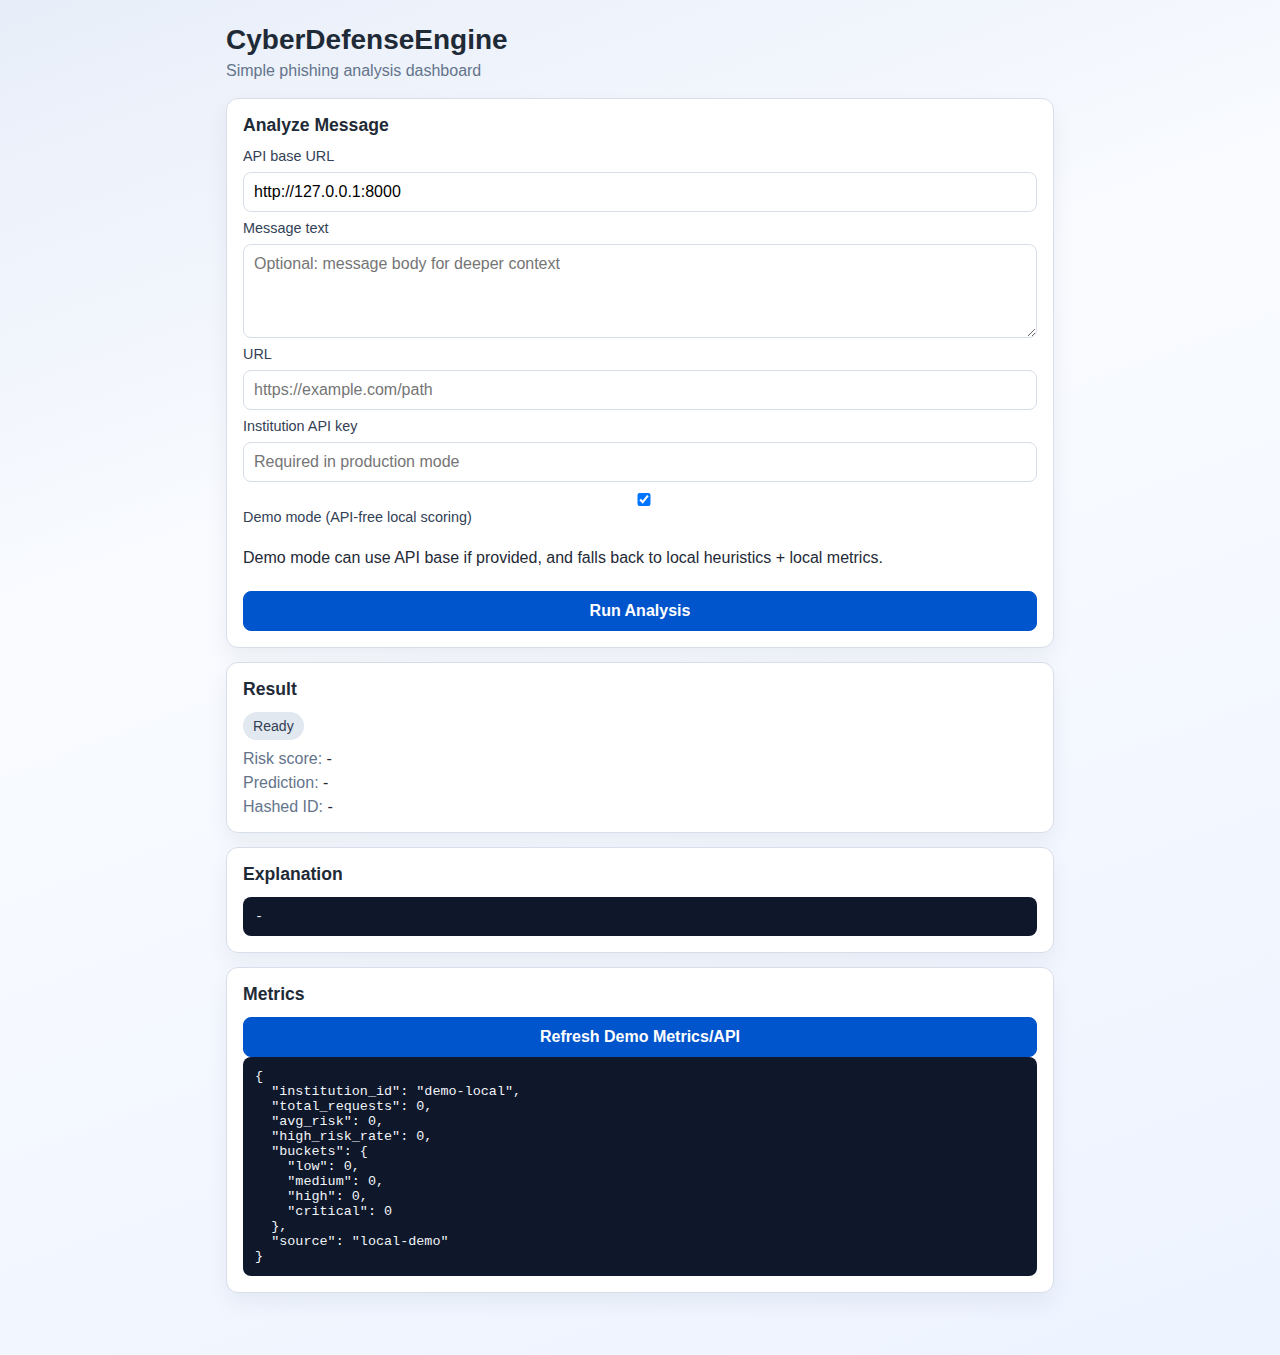
<file: frontend/index.html>
<!doctype html>
<html lang="en">
  <head>
    <meta charset="UTF-8" />
    <meta name="viewport" content="width=device-width, initial-scale=1.0" />
    <meta http-equiv="Cache-Control" content="no-cache, no-store, must-revalidate" />
    <meta http-equiv="Pragma" content="no-cache" />
    <meta http-equiv="Expires" content="0" />
    <title>CyberDefenseEngine</title>
    <link rel="stylesheet" href="./styles.css?v=20260227a" />
  </head>
  <body>
    <main class="app">
      <header class="app-header">
        <h1>CyberDefenseEngine</h1>
        <p>Simple phishing analysis dashboard</p>
      </header>

      <section class="card">
        <h2>Analyze Message</h2>
        <form id="analyze-form">
          <label for="api-base">API base URL</label>
          <input id="api-base" type="url" value="http://127.0.0.1:8000" required />

          <label for="message-text">Message text</label>
          <textarea
            id="message-text"
            rows="4"
            placeholder="Optional: message body for deeper context"
          ></textarea>

          <label for="message-url">URL</label>
          <input
            id="message-url"
            type="url"
            placeholder="https://example.com/path"
            required
          />

          <label for="api-key">Institution API key</label>
          <input id="api-key" type="text" placeholder="Required in production mode" />

          <label class="toggle-row" for="demo-mode">
            <input id="demo-mode" type="checkbox" checked />
            <span>Demo mode (API-free local scoring)</span>
          </label>
          <p class="hint">
            Demo mode can use API base if provided, and falls back to local heuristics + local metrics.
          </p>

          <button type="submit">Run Analysis</button>
        </form>
      </section>

      <section class="card">
        <h2>Result</h2>
        <div id="status" class="status status-idle">Ready</div>
        <div class="result-grid">
          <div><span class="label">Risk score:</span> <span id="risk-score">-</span></div>
          <div><span class="label">Prediction:</span> <span id="prediction">-</span></div>
          <div><span class="label">Hashed ID:</span> <span id="hashed-id">-</span></div>
        </div>
      </section>

      <section class="card">
        <h2>Explanation</h2>
        <pre id="explanation" class="code-block">-</pre>
      </section>

      <section class="card">
        <h2>Metrics</h2>
        <button id="refresh-metrics" type="button">Refresh Metrics</button>
        <pre id="metrics" class="code-block">-</pre>
      </section>
    </main>

    <script src="./script.js?v=20260227a"></script>
  </body>
</html>
</file>
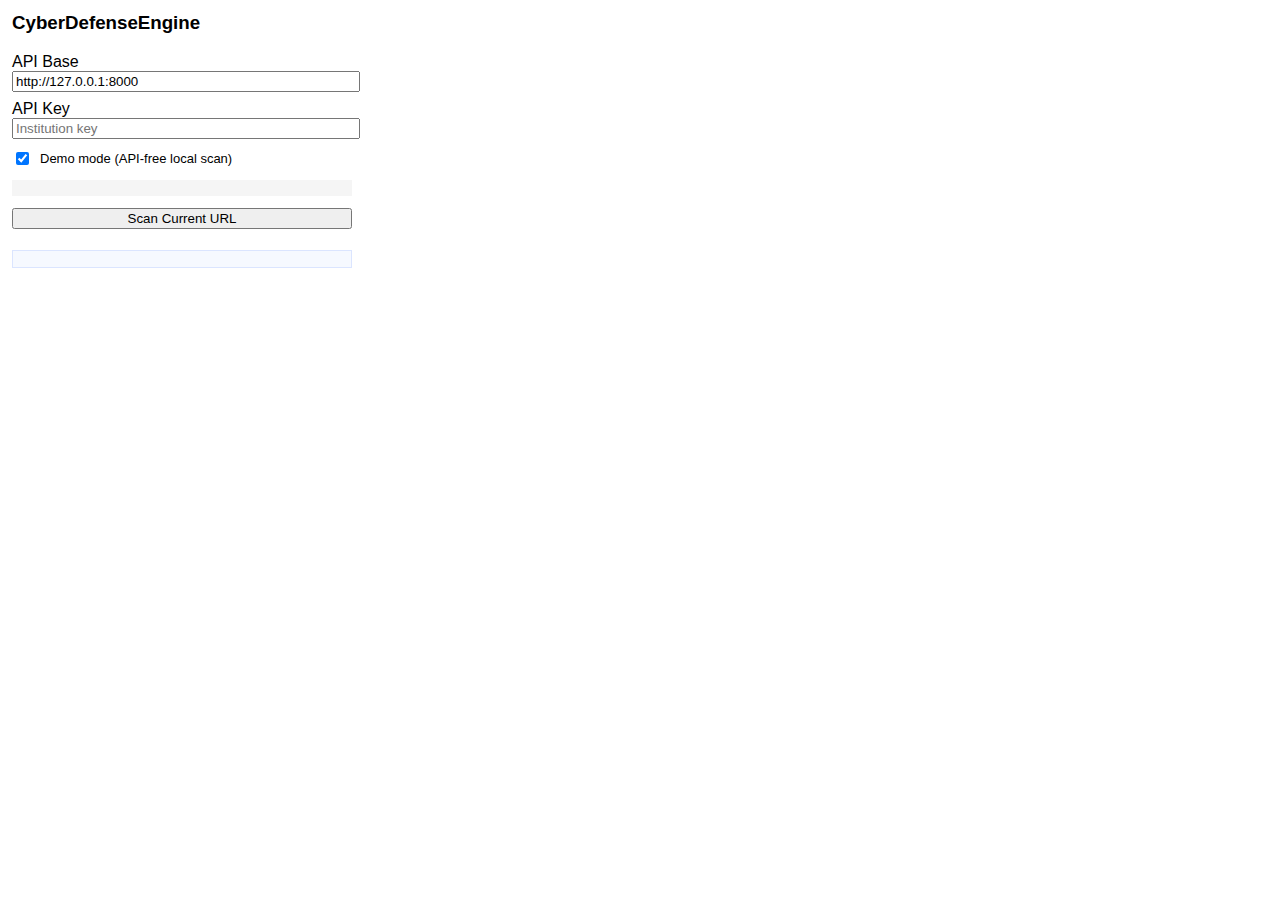
<file: extension/popup.html>
<!doctype html>
<html>
  <body style="width: 340px; font-family: Arial, sans-serif; margin: 12px">
    <h3 style="margin-top: 0">CyberDefenseEngine</h3>
    <label for="apiBase">API Base</label>
    <input id="apiBase" type="text" value="http://127.0.0.1:8000" style="width: 100%; margin-bottom: 8px" />
    <label for="apiKey">API Key</label>
    <input id="apiKey" type="password" placeholder="Institution key" style="width: 100%; margin-bottom: 10px" />
    <label style="display: flex; align-items: center; gap: 8px; font-size: 13px; margin-bottom: 10px">
      <input id="demoMode" type="checkbox" checked />
      <span>Demo mode (API-free local scan)</span>
    </label>
    <p id="url" style="font-size: 12px; word-break: break-all; background: #f5f5f5; padding: 8px"></p>
    <button id="scan" style="width: 100%; margin-bottom: 8px">Scan Current URL</button>
    <pre id="out" style="white-space: pre-wrap; background: #f6f9ff; padding: 8px; border: 1px solid #dbe5ff"></pre>
    <script src="popup.js"></script>
  </body>
</html>
</file>
<file: frontend/styles.css>
:root {
  --bg: #f5f7fb;
  --panel: #ffffff;
  --text: #1f2a37;
  --muted: #64748b;
  --line: #d7deea;
  --primary: #0055cc;
  --good: #1b8a3d;
  --bad: #b91c1c;
}

* {
  box-sizing: border-box;
}

body {
  margin: 0;
  font-family: "Segoe UI", Tahoma, Geneva, Verdana, sans-serif;
  background: linear-gradient(160deg, #e8eef9 0%, #f9fbff 35%, #edf3ff 100%);
  color: var(--text);
}

.app {
  max-width: 860px;
  margin: 0 auto;
  padding: 24px 16px 48px;
}

.app-header {
  margin-bottom: 18px;
}

.app-header h1 {
  margin: 0 0 6px;
  font-size: 1.75rem;
}

.app-header p {
  margin: 0;
  color: var(--muted);
}

.card {
  background: var(--panel);
  border: 1px solid var(--line);
  border-radius: 12px;
  padding: 16px;
  margin-bottom: 14px;
  box-shadow: 0 10px 22px rgba(18, 31, 53, 0.06);
}

.card h2 {
  margin: 0 0 12px;
  font-size: 1.1rem;
}

form {
  display: grid;
  gap: 8px;
}

label {
  font-size: 0.9rem;
  color: #334155;
}

input,
textarea,
button {
  width: 100%;
  border-radius: 8px;
  border: 1px solid var(--line);
  padding: 10px;
  font: inherit;
}

input:focus,
textarea:focus {
  outline: 2px solid #c6dafd;
  border-color: #8fb4ff;
}

button {
  cursor: pointer;
  background: var(--primary);
  border-color: var(--primary);
  color: #fff;
  font-weight: 600;
}

button:hover {
  filter: brightness(0.95);
}

.status {
  display: inline-block;
  padding: 6px 10px;
  border-radius: 999px;
  font-size: 0.88rem;
  margin-bottom: 10px;
}

.status-idle {
  background: #e2e8f0;
  color: #334155;
}

.status-ok {
  background: #dcfce7;
  color: var(--good);
}

.status-error {
  background: #fee2e2;
  color: var(--bad);
}

.result-grid {
  display: grid;
  gap: 6px;
}

.label {
  color: var(--muted);
}

.code-block {
  margin: 0;
  background: #0f172a;
  color: #f1f5f9;
  border-radius: 8px;
  padding: 12px;
  overflow: auto;
  font-size: 0.84rem;
}
</file>
